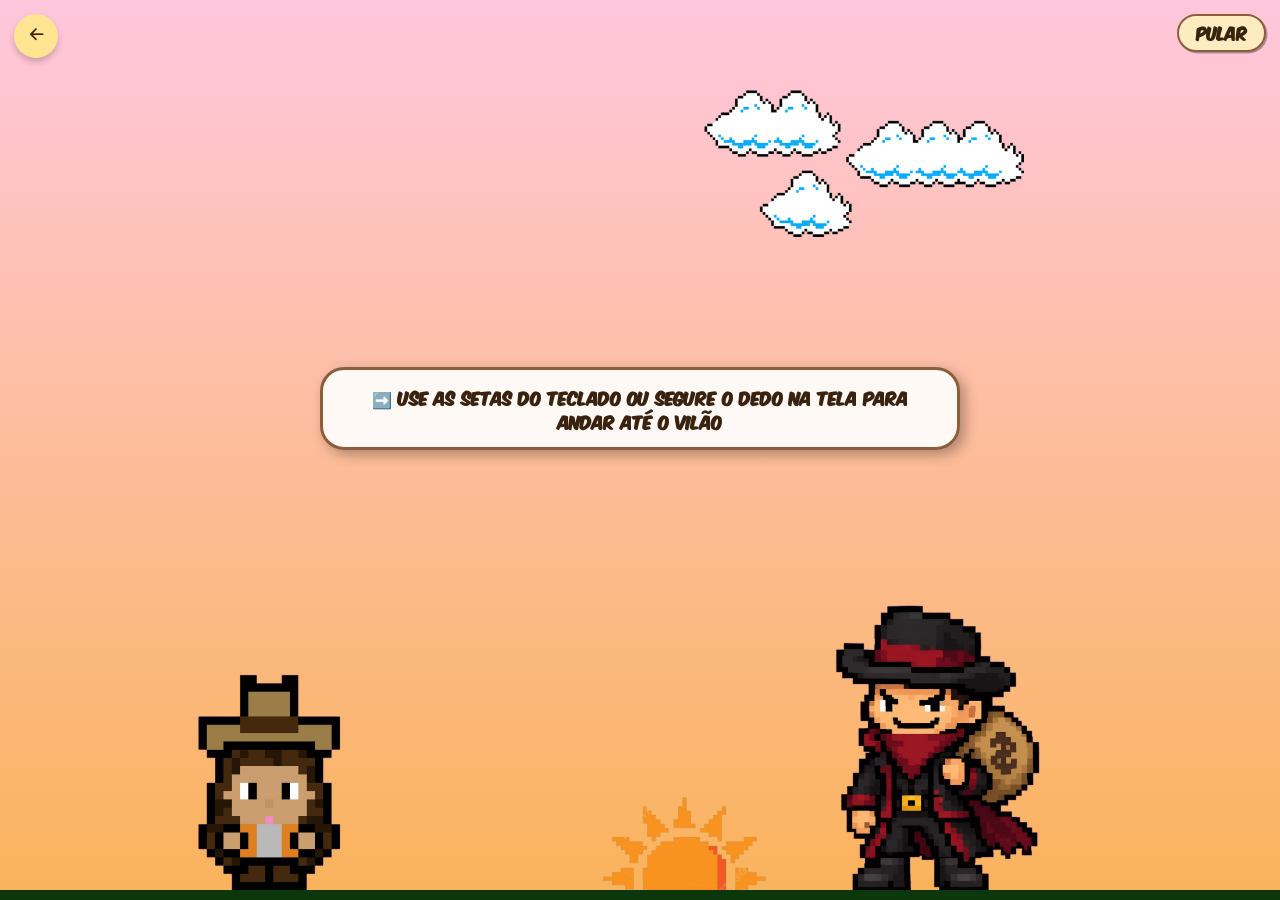
<file: fase-dois.html>
<!DOCTYPE html>
<html lang="pt-br">
<head>
  <meta charset="UTF-8">
  <meta name="viewport" content="width=device-width, initial-scale=1, viewport-fit=cover">
  <link rel="stylesheet" href="https://cdn.jsdelivr.net/npm/bootstrap-icons/font/bootstrap-icons.css">
  <link rel="stylesheet" href="css/base.css">
  <link rel="stylesheet" href="css/jogo.css">
  <link rel="stylesheet" href="css/dialogo.css">
  <title>Gameplay</title>
  <script src="js/dialogo.js" defer></script>
</head>
<body class="tela-jogo por-do-sol" data-alvo="o vilão">

  <a href="jogo.html" class="back-button fixo" title="Voltar" aria-label="Voltar"><i class="bi bi-arrow-left-short"></i></a>
  <a href="jogodois.html" class="botao-ui pular" id="botaoPular">Pular</a>
  <div class="jogo" id="jogo">
    <img src="imagens/sol.png" alt="" class="sol">
    <img class="personagem" id="personagem" alt="personagem">
    <img src="imagens/camponesa.png" alt="Camponesa" class="npc camponesa" id="npc">
    <img src="imagens/nuvem.png" alt="" class="nuvem">
    <div id="mensagem-npc" class="mensagem-npc">
      <h3 id="texto">
        Então é você quem acha que vai conseguir recuperar a receita? Hahaha! Duvido que consiga me alcançar até o final!<br>
        O caminho vai ficar cada vez mais rápido... Eu te aconselho a desistir enquanto ainda pode.
      </h3>
      <a href="jogodois.html" id="botaoContinuar" class="botao-ui">Continuar</a>
    </div>
  </div>

  <div id="tutorial"></div>
</body>
</html>
</file>
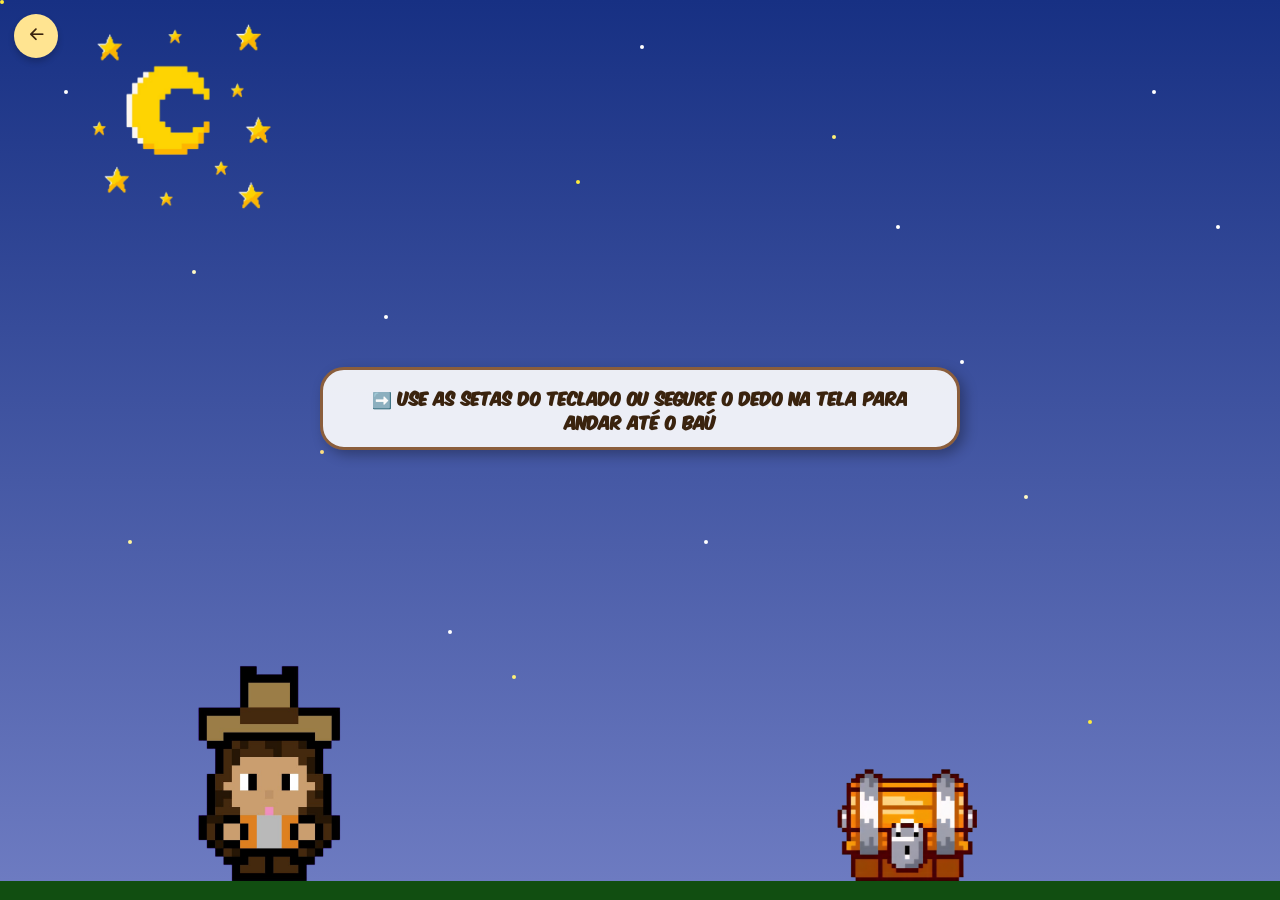
<file: fase-final.html>
<!DOCTYPE html>
<html lang="pt-br">
<head>
  <meta charset="UTF-8">
  <meta name="viewport" content="width=device-width, initial-scale=1, viewport-fit=cover">
  <link rel="stylesheet" href="https://cdn.jsdelivr.net/npm/bootstrap-icons/font/bootstrap-icons.css">
  <link rel="stylesheet" href="css/base.css">
  <link rel="stylesheet" href="css/jogo.css">
  <link rel="stylesheet" href="css/dialogo.css">
  <title>Gameplay</title>
  <script src="js/dialogo.js" defer></script>
</head>
<body class="tela-jogo noite" data-alvo="o baú" data-imagem-colisao="imagens/aberto.png">

  <a href="jogotres.html" class="back-button fixo" title="Voltar" aria-label="Voltar"><i class="bi bi-arrow-left-short"></i></a>

  <div class="jogo" id="jogo">
    <div class="estrelas"></div>
    <img src="imagens/lua.png" alt="" class="lua" style="--lua-x: 5%;">
    <img class="personagem" id="personagem" alt="personagem">
    <img src="imagens/bau.png" alt="Baú" class="npc bau" id="npc">
    <div id="mensagem-npc" class="mensagem-npc">
      <h3 id="texto">
        Você conseguiu!<br>
        Depois de superar os três caminhos, você finalmente encontrou o tesouro...<br>
        Dentro do baú está a Receita Secreta e também um BRINDE para você! 🎁<br>
        Para resgatar, é só seguir a gente no Instagram e curtir uma publicação.<br>
        🏆 Parabéns, aventureiro(a)!
      </h3>
      <a href="fim.html" id="botaoContinuar" class="botao-ui">Resgatar brinde</a>
    </div>
  </div>

  <div id="tutorial"></div>
</body>
</html>
</file>
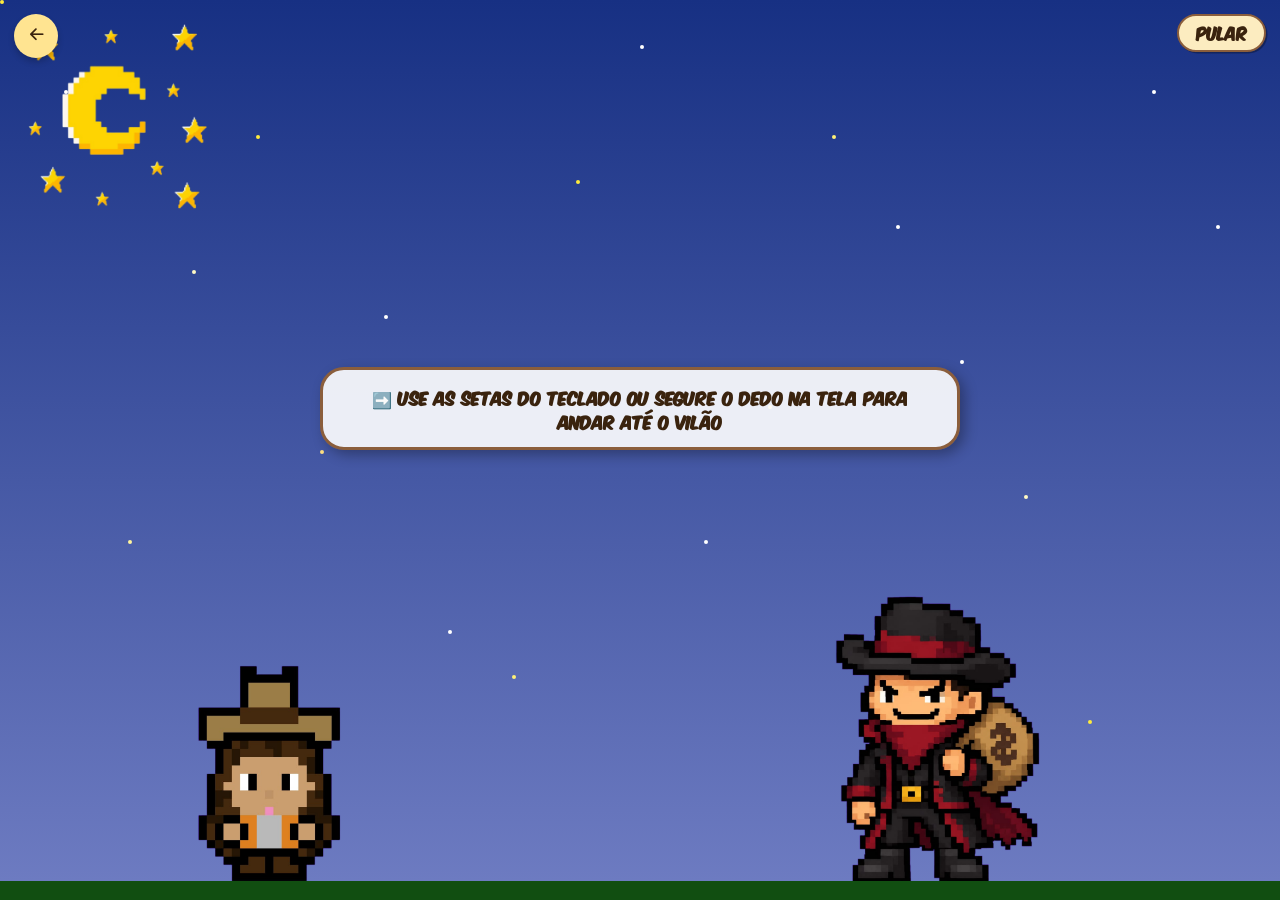
<file: fase-tres.html>
<!DOCTYPE html>
<html lang="pt-br">
<head>
  <meta charset="UTF-8">
  <meta name="viewport" content="width=device-width, initial-scale=1, viewport-fit=cover">
  <link rel="stylesheet" href="https://cdn.jsdelivr.net/npm/bootstrap-icons/font/bootstrap-icons.css">
  <link rel="stylesheet" href="css/base.css">
  <link rel="stylesheet" href="css/jogo.css">
  <link rel="stylesheet" href="css/dialogo.css">
  <title>Gameplay</title>
  <script src="js/dialogo.js" defer></script>
</head>
<body class="tela-jogo noite" data-alvo="o vilão">

  <a href="jogodois.html" class="back-button fixo" title="Voltar" aria-label="Voltar"><i class="bi bi-arrow-left-short"></i></a>
  <a href="jogotres.html" class="botao-ui pular" id="botaoPular">Pular</a>
  <div class="jogo" id="jogo">
    <div class="estrelas"></div>
    <img src="imagens/lua.png" alt="" class="lua">
    <img class="personagem" id="personagem" alt="personagem">
    <img src="imagens/pirata.png" alt="Pirata" class="npc pirata" id="npc">
    <div id="mensagem-npc" class="mensagem-npc">
      <h3 id="texto">
        Você chegou até a última fase? Impressionante...<br>
        Mas agora não há mais para onde correr. Este é o meu desafio final, e eu não vou facilitar! Se realmente quer recuperar a receita secreta, prove que é capaz de chegar até o fim.<br>
        Boa sorte... você vai precisar!
      </h3>
      <a href="jogotres.html" id="botaoContinuar" class="botao-ui">Continuar</a>
    </div>
  </div>

  <div id="tutorial"></div>
</body>
</html>
</file>
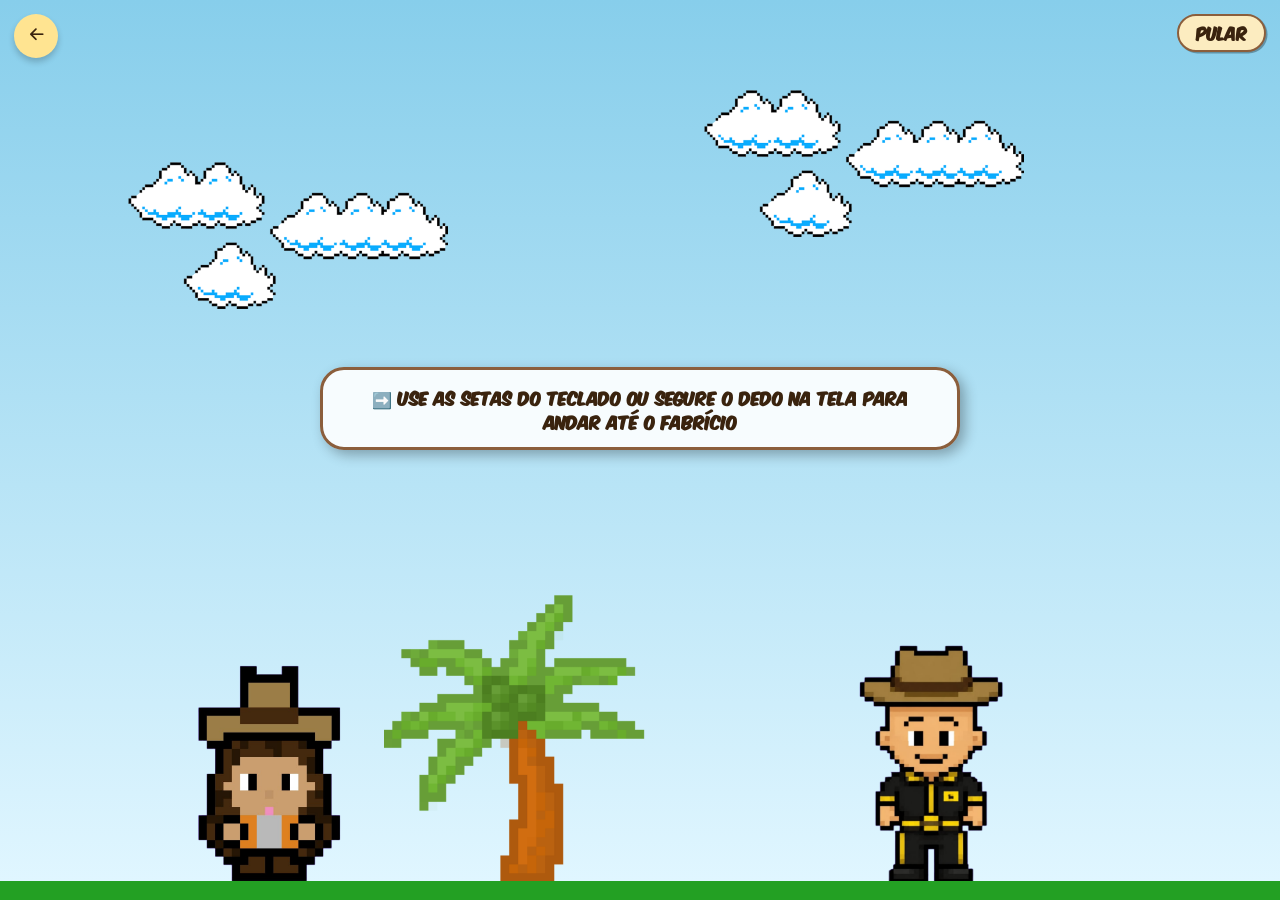
<file: fase-um.html>
<!DOCTYPE html>
<html lang="pt-br">
<head>
  <meta charset="UTF-8">
  <meta name="viewport" content="width=device-width, initial-scale=1, viewport-fit=cover">
  <link rel="stylesheet" href="https://cdn.jsdelivr.net/npm/bootstrap-icons/font/bootstrap-icons.css">
  <link rel="stylesheet" href="css/base.css">
  <link rel="stylesheet" href="css/jogo.css">
  <link rel="stylesheet" href="css/dialogo.css">
  <title>Gameplay</title>
  <script src="js/dialogo.js" defer></script>
</head>
<body class="tela-jogo dia" data-alvo="o Fabrício">

  <a href="personagens.html" class="back-button fixo" title="Voltar" aria-label="Voltar"><i class="bi bi-arrow-left-short"></i></a>
  <a href="jogo.html" class="botao-ui pular" id="botaoPular">Pular</a>
  <div class="jogo" id="jogo">
    <img src="imagens/coqueiro.png" alt="" class="coqueiro">
    <img class="personagem" id="personagem" alt="personagem">
    <img src="imagens/pescador.png" alt="Pescador" class="npc pescador" id="npc">
    <img src="imagens/nuvem.png" alt="" class="nuvem">
    <img src="imagens/nuvem.png" alt="" class="nuvem nuvem2">
    <div id="mensagem-npc" class="mensagem-npc">
      <h3 id="texto">
        Olá, aventureiro(a)! Seja bem-vindo(a) ao Palhoça Run!<br>
        Temos uma missão para você: precisamos recuperar a receita secreta que foi roubada. Consegue nos ajudar?
        Você precisará enfrentar 3 caminhos, e cada um será mais difícil que o anterior.
        Está pronto? Estamos contando com você!
      </h3>
      <a href="jogo.html" id="botaoContinuar" class="botao-ui">Continuar</a>
    </div>
  </div>

  <div id="tutorial"></div>
</body>
</html>
</file>
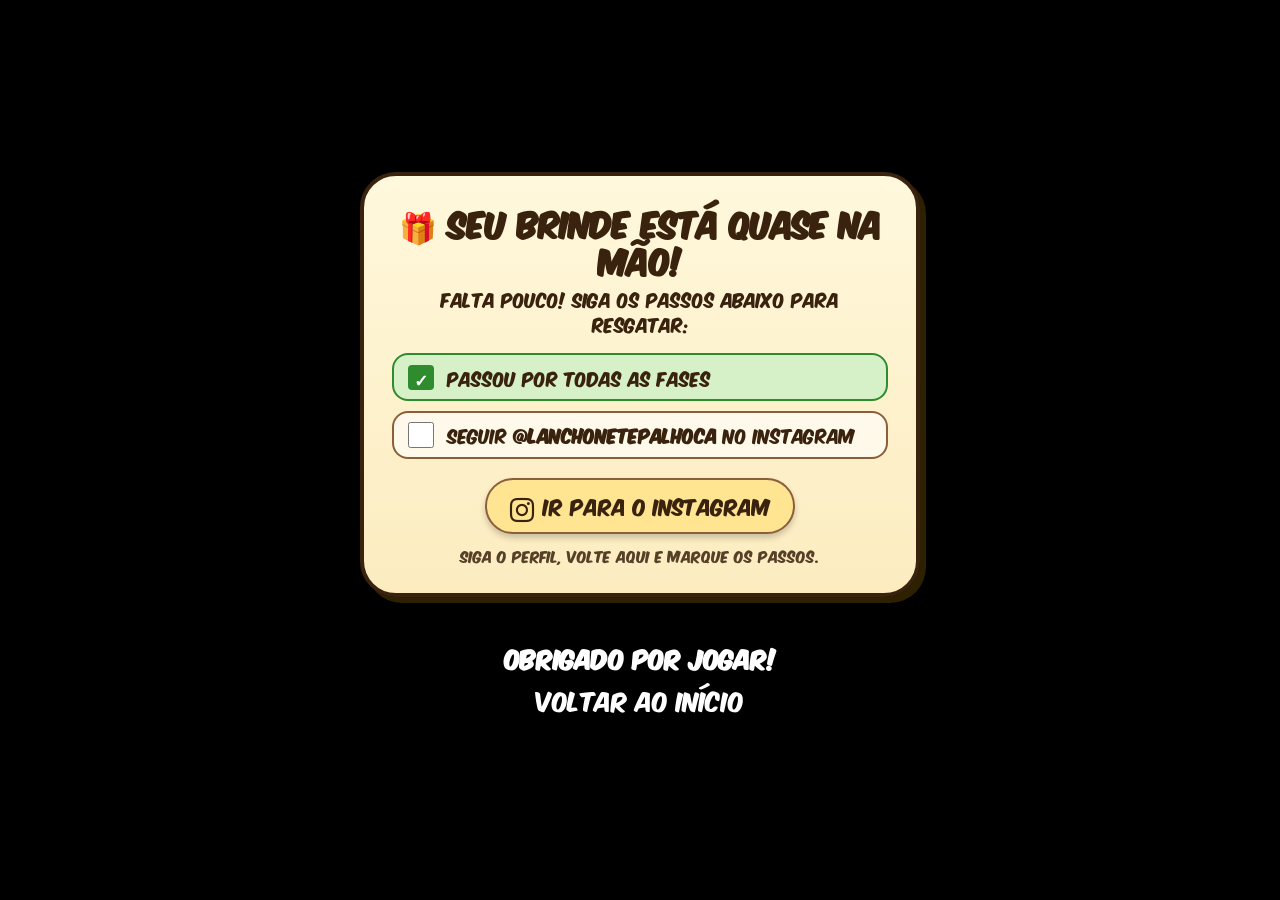
<file: fim.html>
<!DOCTYPE html>
<html lang="pt-br">
<head>
  <meta charset="UTF-8">
  <meta name="viewport" content="width=device-width, initial-scale=1, viewport-fit=cover">
  <title>Seu brinde</title>
  <link rel="stylesheet" href="https://cdn.jsdelivr.net/npm/bootstrap-icons/font/bootstrap-icons.css">
  <link rel="stylesheet" href="css/base.css">
  <link rel="stylesheet" href="css/fim.css">
  <script src="js/fim.js" defer></script>
</head>
<body class="fim">

  <main class="brinde">
    <h1>🎁 Seu brinde está quase na mão!</h1>
    <p class="intro">Falta pouco! Siga os passos abaixo para resgatar:</p>

    <ul class="passos">
      <li class="passo feito">
        <span class="marca" aria-hidden="true">✓</span>
        <span>Passou por todas as fases</span>
      </li>
      <li>
        <label class="passo">
          <input type="checkbox" id="passoSeguir" autocomplete="off">
          <span>Seguir <strong>@lanchonetepalhoca</strong> no Instagram</span>
        </label>
      </li>
    </ul>

    <a href="https://www.instagram.com/lanchonetepalhoca?stkn=cGVzYWduMm91ODQ2" target="_blank" rel="noopener" class="instagram-link">
      <i class="bi bi-instagram"></i>
      <span>Ir para o Instagram</span>
    </a>
    <p class="dica">Siga o perfil, volte aqui e marque os passos.</p>

    <div class="liberado" id="liberado" role="status" aria-live="polite" hidden>
      <strong>🎉 Brinde liberado!</strong>
      <span>Mostre esta tela ao atendente para receber o seu.</span>
    </div>
  </main>

  <a href="index.html" class="agradecimento">
    <strong>Obrigado por jogar!</strong>
    <span>Voltar ao início</span>
  </a>

</body>
</html>
</file>
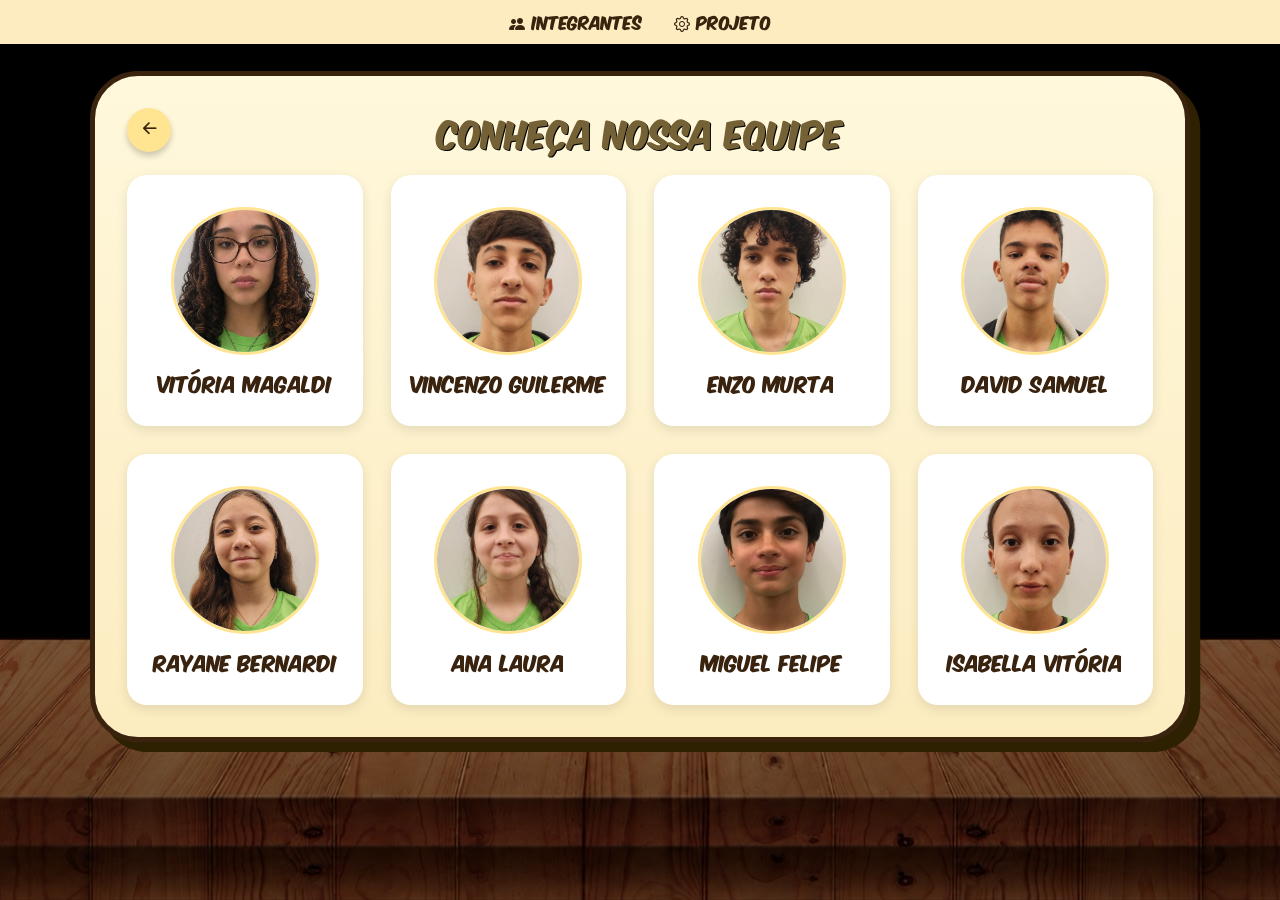
<file: grupo.html>
<!DOCTYPE html>
<html lang="pt-br">
<head>
  <meta charset="UTF-8">
  <meta name="viewport" content="width=device-width, initial-scale=1, viewport-fit=cover">
  <title>Integrantes</title>
  <link rel="stylesheet" href="https://cdn.jsdelivr.net/npm/bootstrap-icons/font/bootstrap-icons.css">
  <link rel="stylesheet" href="css/base.css">
  <link rel="stylesheet" href="css/integrantes.css">
</head>
<body class="fundo-cenario escuro">

  <ul class="menu-topo">
    <li><a href="grupo.html"><i class="bi bi-people-fill"></i> Integrantes</a></li>
    <li><a href="projeto.html"><i class="bi bi-gear"></i> Projeto</a></li>
  </ul>

  <main class="bloco">
    <header class="topo">
      <a href="index.html" class="back-button" title="Voltar" aria-label="Voltar"><i class="bi bi-arrow-left-short"></i></a>
      <h1 class="titulo-pagina">Conheça nossa equipe</h1>
    </header>

    <section class="equipe">
      <article class="team-card">
        <div class="team-front">
          <img src="imagens/vickie.jpeg" alt="Vickie" loading="lazy">
          <h3>Vitória Magaldi</h3>
        </div>
        <div class="team-back"><span>Vitoria Magaldi</span></div>
      </article>
      <article class="team-card">
        <div class="team-front">
          <img src="imagens/vincenzo.jpeg" alt="Vincenzo" loading="lazy">
          <h3>Vincenzo Guilerme</h3>
        </div>
        <div class="team-back"><span>Vincenzo Guilerme Rodrigues</span></div>
      </article>
      <article class="team-card">
        <div class="team-front">
          <img src="imagens/enzo.jpeg" alt="Enzo" loading="lazy">
          <h3>Enzo Murta</h3>
        </div>
        <div class="team-back"><span>Enzo Murta Faria</span></div>
      </article>
      <article class="team-card">
        <div class="team-front">
          <img src="imagens/david.jpeg" alt="David" loading="lazy">
          <h3>David Samuel</h3>
        </div>
        <div class="team-back"><span>David Samuel Ramos</span></div>
      </article>
      <article class="team-card">
        <div class="team-front">
          <img src="imagens/rayane.jpeg" alt="Rayane" loading="lazy">
          <h3>Rayane Bernardi</h3>
        </div>
        <div class="team-back"><span>Rayane De Camargo Bernardi</span></div>
      </article>
      <article class="team-card">
        <div class="team-front">
          <img src="imagens/analaura.jpeg" alt="Ana Laura" loading="lazy">
          <h3>Ana Laura</h3>
        </div>
        <div class="team-back"><span>Ana laura Dias Batista Amate</span></div>
      </article>
      <article class="team-card">
        <div class="team-front">
          <img src="imagens/miguel.jpeg" alt="Miguel" loading="lazy">
          <h3>Miguel Felipe</h3>
        </div>
        <div class="team-back"><span>Miguel Felipe Mansano Ferreira</span></div>
      </article>
      <article class="team-card">
        <div class="team-front">
          <img src="imagens/isabella.jpeg" alt="Isabella" loading="lazy">
          <h3>Isabella Vitória</h3>
        </div>
        <div class="team-back"><span>Isabella Vitória Dos Santos Silva</span></div>
      </article>
    </section>
  </main>

</body>
</html>
</file>
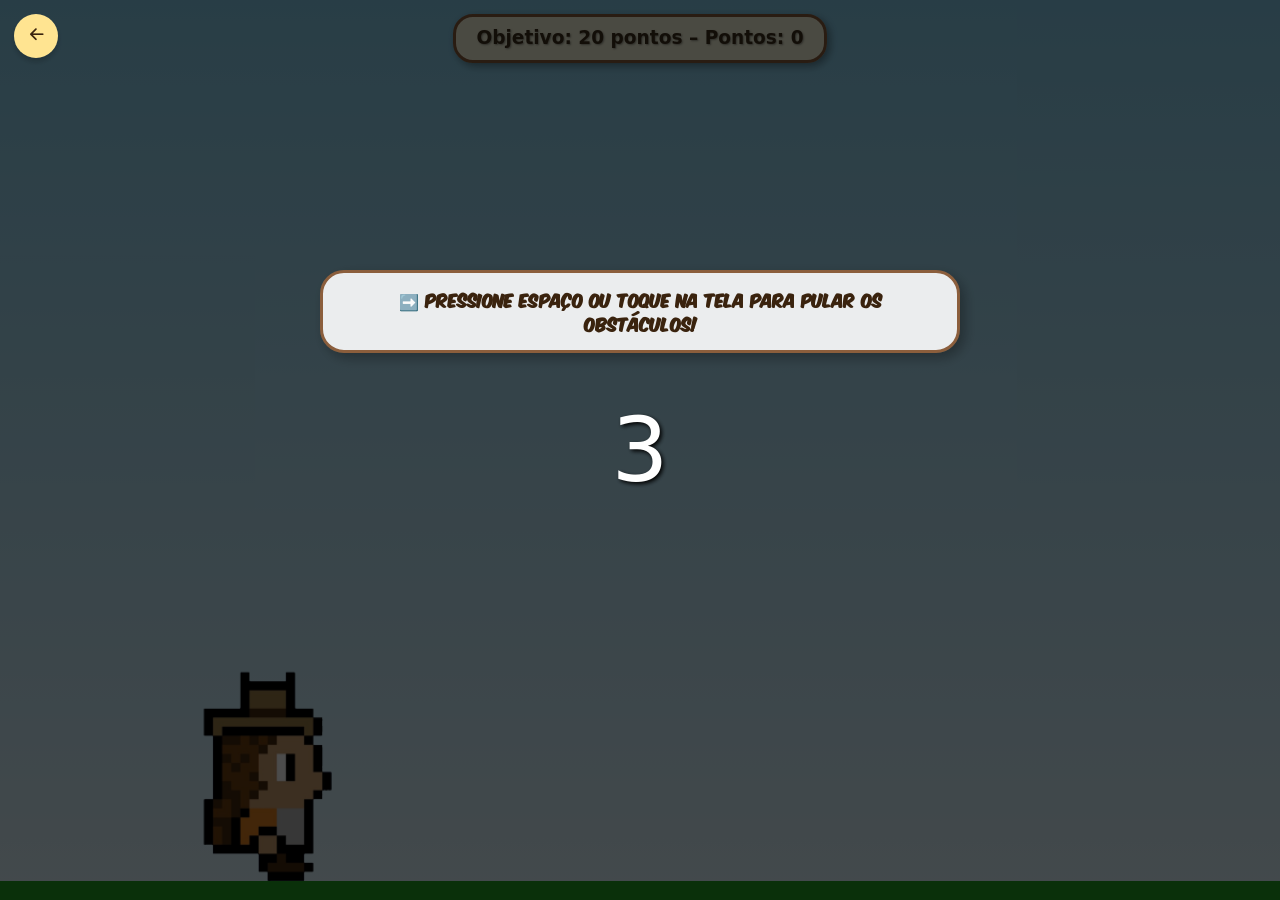
<file: jogo.html>
<!DOCTYPE html>
<html lang="pt-br">
<head>
  <meta charset="UTF-8">
  <meta name="viewport" content="width=device-width, initial-scale=1, viewport-fit=cover">
  <link rel="stylesheet" href="https://cdn.jsdelivr.net/npm/bootstrap-icons/font/bootstrap-icons.css">
  <link rel="stylesheet" href="css/base.css">
  <link rel="stylesheet" href="css/jogo.css">
  <link rel="stylesheet" href="css/corrida.css">
  <title>Gameplay</title>
  <script src="js/corrida.js" defer></script>
</head>
<body class="tela-jogo dia" data-meta="20" data-pulo="700">

  <div class="pontuacao">Objetivo: 20 pontos – Pontos: <span id="contador">0</span></div>

  <a href="fase-um.html" class="back-button fixo" title="Voltar" aria-label="Voltar"><i class="bi bi-arrow-left-short"></i></a>

  <div class="jogo">
    <img src="imagens/barril.png" alt="" class="obstaculo">

    <img class="personagem" id="personagem" alt="personagem">
    <img src="imagens/nuvem.png" alt="" class="nuvem">
  </div>

  <div id="overlay"><div id="contadorinicial">3</div></div>

  <div class="mensagem"><h1></h1></div>

  <a href="fase-dois.html" class="final">Continuar</a>

  <div id="tutorial"></div>
</body>
</html>
</file>
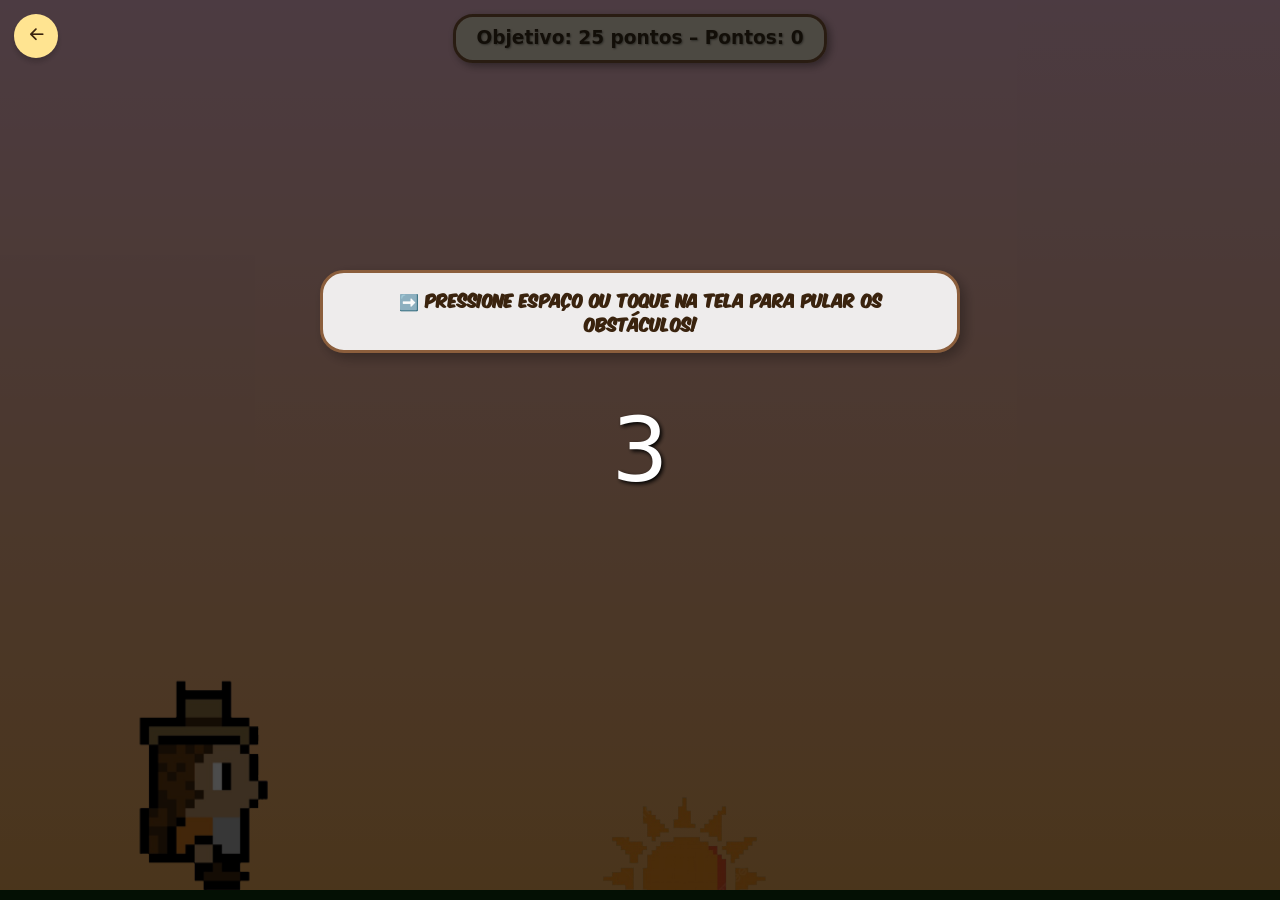
<file: jogodois.html>
<!DOCTYPE html>
<html lang="pt-br">
<head>
  <meta charset="UTF-8">
  <meta name="viewport" content="width=device-width, initial-scale=1, viewport-fit=cover">
  <link rel="stylesheet" href="https://cdn.jsdelivr.net/npm/bootstrap-icons/font/bootstrap-icons.css">
  <link rel="stylesheet" href="css/base.css">
  <link rel="stylesheet" href="css/jogo.css">
  <link rel="stylesheet" href="css/corrida.css">
  <title>Gameplay</title>
  <script src="js/corrida.js" defer></script>
</head>
<body class="tela-jogo por-do-sol" data-meta="25" data-pulo="700">

  <div class="pontuacao">Objetivo: 25 pontos – Pontos: <span id="contador">0</span></div>

  <a href="fase-dois.html" class="back-button fixo" title="Voltar" aria-label="Voltar"><i class="bi bi-arrow-left-short"></i></a>

  <div class="jogo">
    <img src="imagens/bandeira.png" alt="" class="obstaculo">
    <img src="imagens/sol.png" alt="" class="sol">
    <img class="personagem" id="personagem" alt="personagem">

  </div>

  <div id="overlay"><div id="contadorinicial">3</div></div>

  <div class="mensagem"><h1></h1></div>

  <a href="fase-tres.html" class="final">Continuar</a>

  <div id="tutorial"></div>
</body>
</html>
</file>
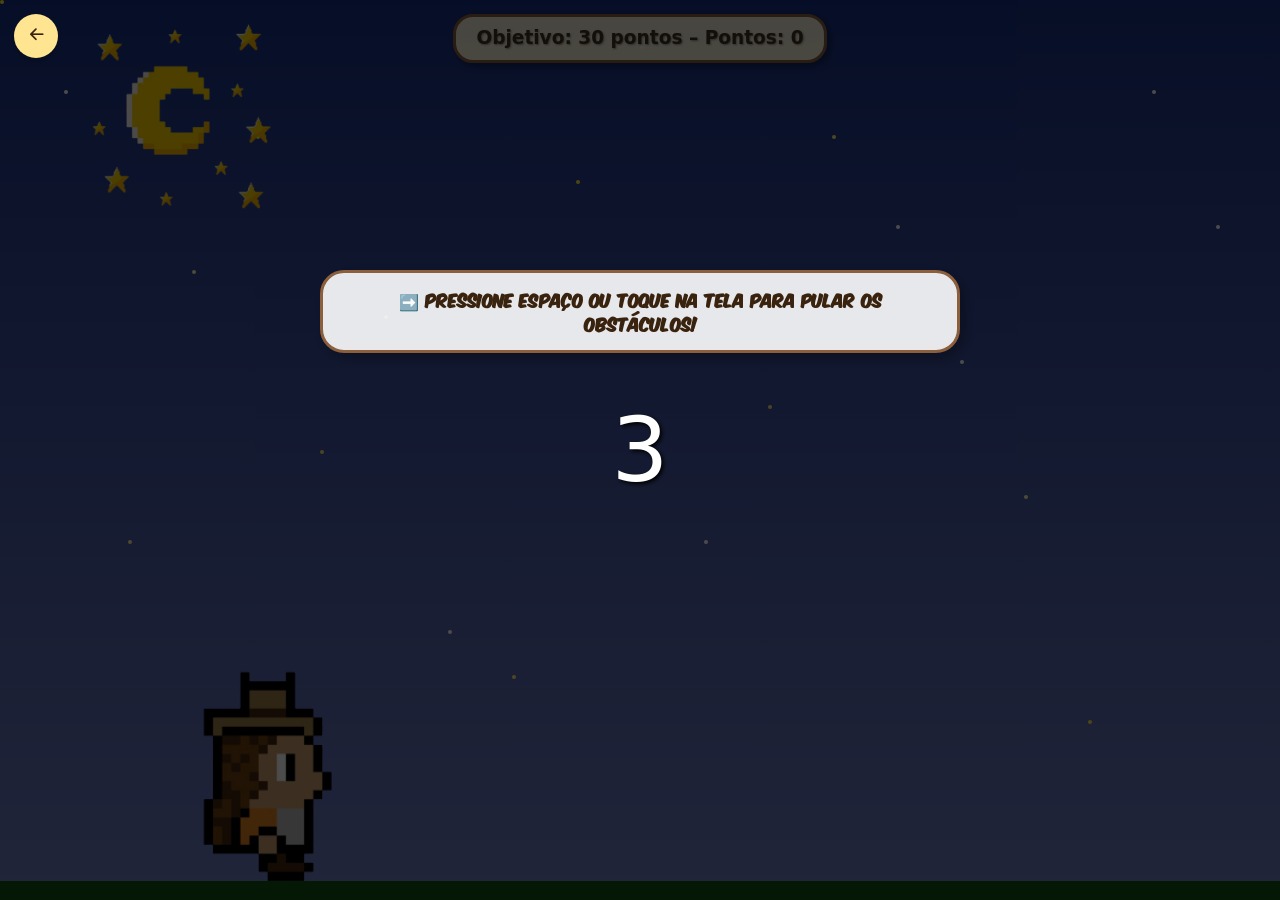
<file: jogotres.html>
<!DOCTYPE html>
<html lang="pt-br">
<head>
  <meta charset="UTF-8">
  <meta name="viewport" content="width=device-width, initial-scale=1, viewport-fit=cover">
  <link rel="stylesheet" href="https://cdn.jsdelivr.net/npm/bootstrap-icons/font/bootstrap-icons.css">
  <link rel="stylesheet" href="css/base.css">
  <link rel="stylesheet" href="css/jogo.css">
  <link rel="stylesheet" href="css/corrida.css">
  <title>Gameplay</title>
  <script src="js/corrida.js" defer></script>
</head>
<body class="tela-jogo noite" data-meta="30" data-pulo="600">

  <div class="pontuacao">Objetivo: 30 pontos – Pontos: <span id="contador">0</span></div>

  <a href="fase-tres.html" class="back-button fixo" title="Voltar" aria-label="Voltar"><i class="bi bi-arrow-left-short"></i></a>

  <div class="jogo">
    <img src="imagens/pedra.png" alt="" class="obstaculo">
    <div class="estrelas"></div>
    <img src="imagens/lua.png" alt="" class="lua" style="--lua-x: 5%;">
    <img class="personagem" id="personagem" alt="personagem">

  </div>

  <div id="overlay"><div id="contadorinicial">3</div></div>

  <div class="mensagem"><h1></h1></div>

  <a href="fase-final.html" class="final">Continuar</a>

  <div id="tutorial"></div>
</body>
</html>
</file>
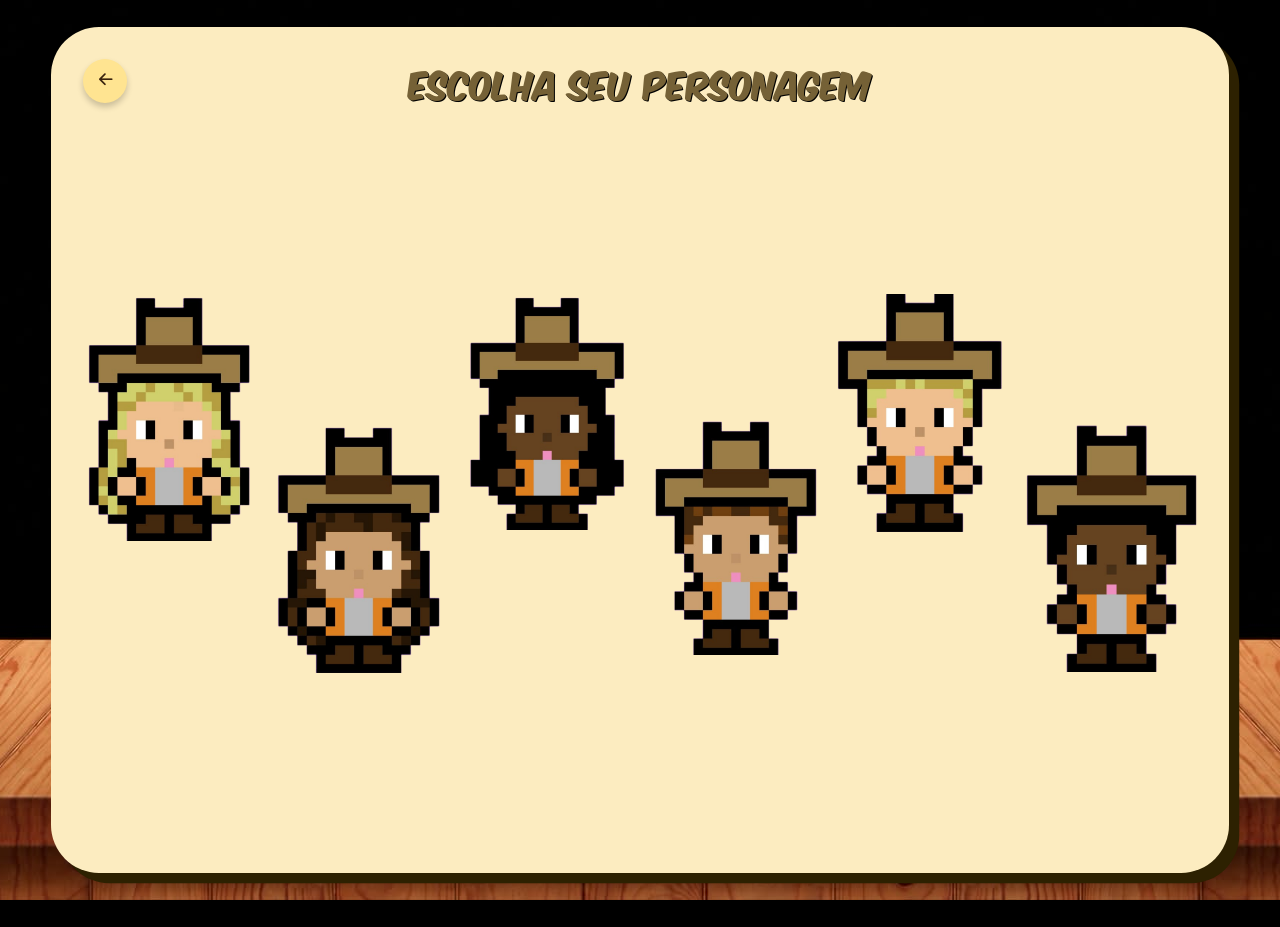
<file: personagens.html>
<!DOCTYPE html>
<html lang="pt-br">
<head>
  <meta charset="UTF-8">
  <meta name="viewport" content="width=device-width, initial-scale=1, viewport-fit=cover">
  <title>Personagens</title>
  <link rel="stylesheet" href="https://cdn.jsdelivr.net/npm/bootstrap-icons/font/bootstrap-icons.css">
  <link rel="stylesheet" href="css/base.css">
  <link rel="stylesheet" href="css/personagens.css">
</head>
<body class="fundo-cenario">

  <main class="bloco bloco-personagens">
    <header class="topo">
      <a href="index.html" class="back-button" title="Voltar" aria-label="Voltar"><i class="bi bi-arrow-left-short"></i></a>
      <h1 class="titulo-pagina">Escolha seu personagem</h1>
    </header>

    <div class="grade-personagens">
      <button type="button" class="escolha" onclick="escolherPersonagem('heloisa')"><img src="imagens/heloisa.png" alt="Heloisa"></button>
      <button type="button" class="escolha" onclick="escolherPersonagem('nicolly')"><img src="imagens/nicolly.png" alt="Nicolly"></button>
      <button type="button" class="escolha" onclick="escolherPersonagem('maria')"><img src="imagens/maria.png" alt="Maria"></button>
      <button type="button" class="escolha" onclick="escolherPersonagem('gustavo')"><img src="imagens/gustavo.png" alt="Gustavo"></button>
      <button type="button" class="escolha" onclick="escolherPersonagem('amanda')"><img src="imagens/amanda.png" alt="Amanda"></button>
      <button type="button" class="escolha" onclick="escolherPersonagem('preto')"><img src="imagens/preto.png" alt="Preto"></button>
    </div>
  </main>

  <script>
    function escolherPersonagem(nome) {
      localStorage.setItem('personagemEscolhido', nome);
      window.location.href = 'fase-um.html';
    }
  </script>
</body>
</html>
</file>
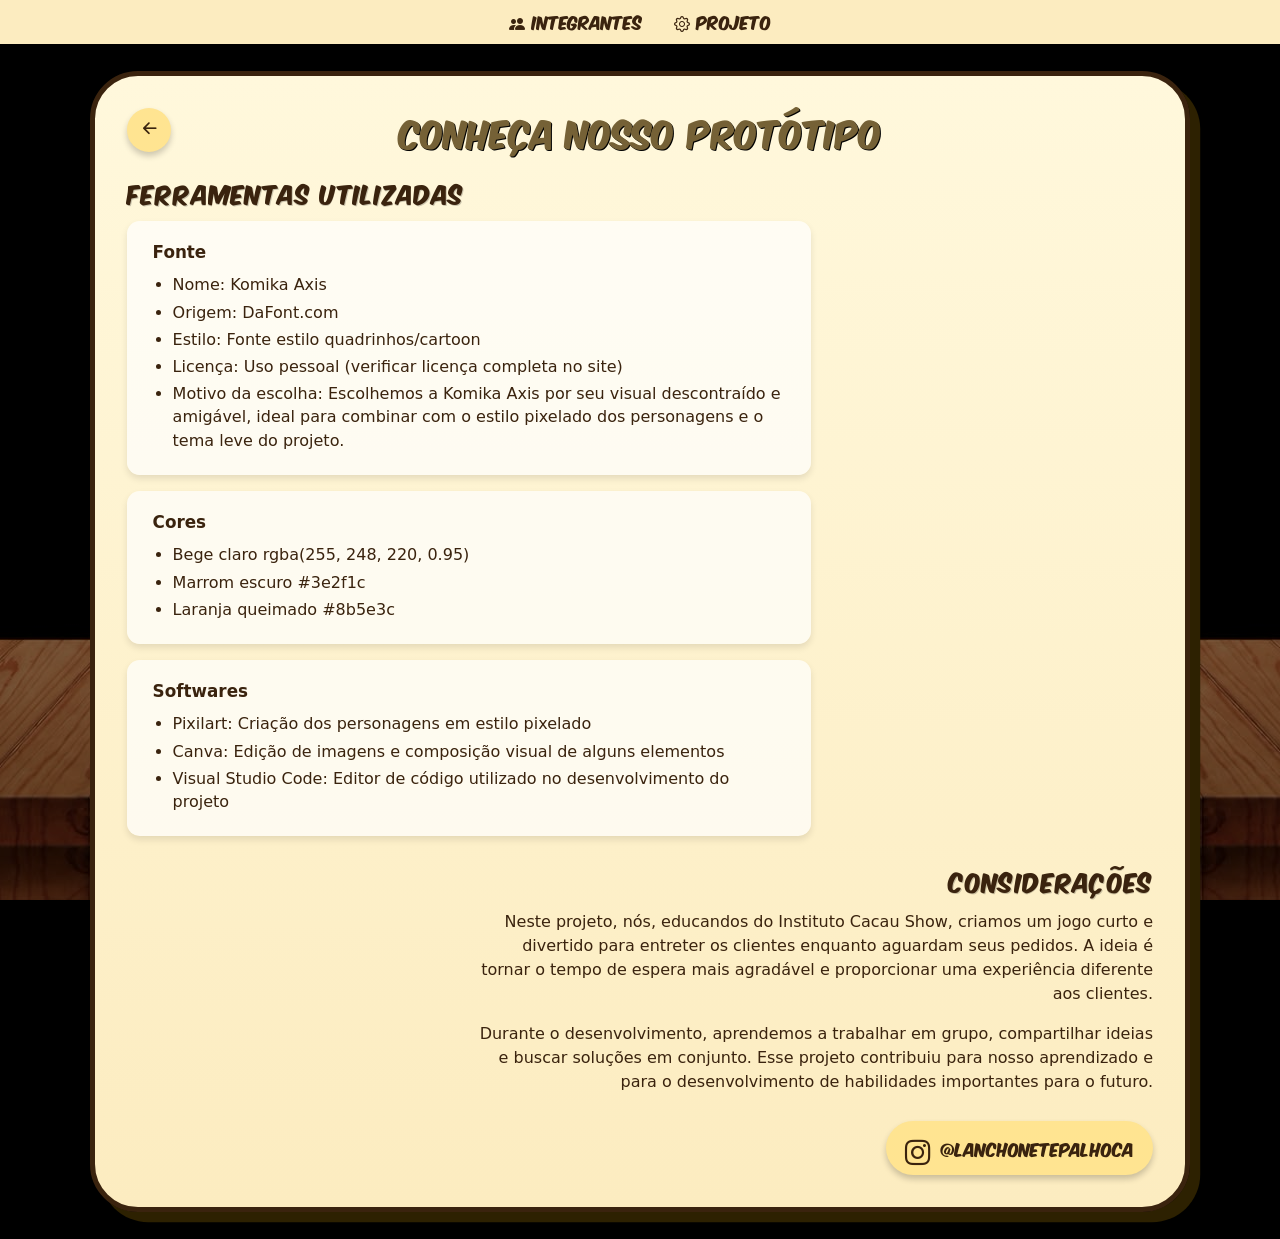
<file: projeto.html>
<!DOCTYPE html>
<html lang="pt-br">
<head>
  <meta charset="UTF-8">
  <meta name="viewport" content="width=device-width, initial-scale=1, viewport-fit=cover">
  <title>Projeto</title>
  <link rel="stylesheet" href="https://cdn.jsdelivr.net/npm/bootstrap-icons/font/bootstrap-icons.css">
  <link rel="stylesheet" href="css/base.css">
  <link rel="stylesheet" href="css/projeto.css">
</head>
<body class="fundo-cenario escuro">

  <ul class="menu-topo">
    <li><a href="grupo.html"><i class="bi bi-people-fill"></i> Integrantes</a></li>
    <li><a href="projeto.html"><i class="bi bi-gear"></i> Projeto</a></li>
  </ul>

  <main class="bloco">
    <header class="topo">
      <a href="index.html" class="back-button" title="Voltar" aria-label="Voltar"><i class="bi bi-arrow-left-short"></i></a>
      <h1 class="titulo-pagina">Conheça nosso protótipo</h1>
    </header>

    <section class="secao">
      <h2>Ferramentas Utilizadas</h2>

      <div class="caixa">
        <h3>Fonte</h3>
        <ul>
          <li>Nome: Komika Axis</li>
          <li>Origem: DaFont.com</li>
          <li>Estilo: Fonte estilo quadrinhos/cartoon</li>
          <li>Licença: Uso pessoal (verificar licença completa no site)</li>
          <li>Motivo da escolha: Escolhemos a Komika Axis por seu visual descontraído e amigável, ideal para combinar com o estilo pixelado dos personagens e o tema leve do projeto.</li>
        </ul>
      </div>

      <div class="caixa">
        <h3>Cores</h3>
        <ul>
          <li>Bege claro rgba(255, 248, 220, 0.95)</li>
          <li>Marrom escuro #3e2f1c</li>
          <li>Laranja queimado #8b5e3c</li>
        </ul>
      </div>

      <div class="caixa">
        <h3>Softwares</h3>
        <ul>
          <li>Pixilart: Criação dos personagens em estilo pixelado</li>
          <li>Canva: Edição de imagens e composição visual de alguns elementos</li>
          <li>Visual Studio Code: Editor de código utilizado no desenvolvimento do projeto</li>
        </ul>
      </div>
    </section>

    <section class="secao direita">
      <h2>Considerações</h2>
      <p>Neste projeto, nós, educandos do Instituto Cacau Show, criamos um jogo curto e divertido para entreter os clientes enquanto aguardam seus pedidos. A ideia é tornar o tempo de espera mais agradável e proporcionar uma experiência diferente aos clientes.</p>
      <p>Durante o desenvolvimento, aprendemos a trabalhar em grupo, compartilhar ideias e buscar soluções em conjunto. Esse projeto contribuiu para nosso aprendizado e para o desenvolvimento de habilidades importantes para o futuro.</p>
    </section>

    <section class="secao direita">
      <a href="https://www.instagram.com/lanchonetepalhoca?stkn=cGVzYWduMm91ODQ2" target="_blank" rel="noopener" class="instagram-link">
        <i class="bi bi-instagram"></i>
        <span>@lanchonetepalhoca</span>
      </a>
    </section>
  </main>

</body>
</html>
</file>
<file: css/base.css>
/* =========================================================
   PALHOÇA RUN — base compartilhada (todas as páginas)
   Responsivo por design: tamanhos baseados em --u, uma
   unidade que acompanha a tela (largura OU altura, o que
   for menor), em vez de um CSS separado para celular.
   ========================================================= */

@font-face {
  font-family: komika;
  src: url(../fontes/komika_axis/KOMIKAX_.ttf) format("truetype");
  font-display: swap;
}

:root {
  /* 1u = 1vw em telas largas, limitada pela altura em telas baixas */
  --u: min(1vw, 1.78vh);
  --fs: clamp(13px, calc(var(--u) * 1.25), 28px);   /* texto de diálogo */
  --btn: clamp(44px, calc(var(--u) * 2.6), 56px);   /* botão voltar */

  --marrom: #3a230e;
  --marrom-escuro: #3e2f1c;
  --borda: #8b5e3c;
  --bege: #fcecc0;
  --bege-claro: #fff8dc;
  --dourado: #ffe491;
  --dourado-hover: #f9d88d;
  --azul: #173083;
}

/* Em pé (celular vertical): elementos do jogo ficam 2x maiores em relação à largura */
@media (orientation: portrait) {
  :root {
    --u: min(2vw, 1.78vh);
    --fs: clamp(14px, 3.8vw, 26px);
  }
}

*, *::before, *::after { box-sizing: border-box; }

html {
  background: #000;
  color-scheme: light;
  -webkit-text-size-adjust: 100%;
}

body {
  margin: 0;
  font-family: system-ui, -apple-system, "Segoe UI", Roboto, "Helvetica Neue", Arial, sans-serif;
  line-height: 1.5;
  min-height: 100vh;
  min-height: 100dvh;
  color: var(--marrom);
  overflow-x: hidden;
  -webkit-font-smoothing: antialiased;
  -webkit-tap-highlight-color: transparent;
}

/* ---------- Botão voltar ---------- */
.back-button {
  display: inline-flex;
  align-items: center;
  justify-content: center;
  flex: none;
  width: var(--btn);
  height: var(--btn);
  border-radius: 50%;
  background: var(--dourado);
  color: var(--marrom);
  font-size: clamp(1.7rem, calc(var(--u) * 1.8), 2.1rem);
  text-decoration: none;
  box-shadow: 0 4px 6px rgba(0, 0, 0, .2);
  transition: transform .2s ease, background-color .2s ease;
  z-index: 99999;
}
.back-button.fixo {
  position: fixed;
  top: max(14px, env(safe-area-inset-top));
  left: max(14px, env(safe-area-inset-left));
}
@media (hover: hover) {
  .back-button:hover { background: var(--dourado-hover); color: var(--marrom); transform: scale(1.1); }
}
.back-button:active { transform: scale(.94); }

/* ---------- Botão do jogo ---------- */
.botao-ui {
  display: inline-block;
  font-family: komika, sans-serif;
  font-weight: 700;
  font-size: var(--fs);
  line-height: 1.2;
  text-align: center;
  text-decoration: none;
  padding: .6em 1.3em;
  background: var(--bege);
  color: var(--marrom);
  border: 2px solid var(--borda);
  border-radius: 2em;
  box-shadow: .1em .1em rgba(0, 0, 0, .3);
  cursor: pointer;
  touch-action: manipulation;
}
@media (hover: hover) {
  .botao-ui:hover { background: var(--dourado); color: var(--marrom); }
}

/* ---------- Menu do topo (Integrantes / Projeto) ---------- */
.menu-topo {
  display: flex;
  justify-content: center;
  flex-wrap: wrap;
  margin: 0;
  padding: 0 .5rem;
  list-style: none;
  background: var(--bege);
  font-family: komika, sans-serif;
}
.menu-topo a {
  display: flex;
  align-items: center;
  gap: .4em;
  min-height: 44px;
  padding: .5rem clamp(.6rem, 3vw, 1rem);
  color: var(--marrom);
  font-size: clamp(.85rem, 3.6vw, 1rem);
  text-decoration: none;
  border-bottom: 2px solid transparent;
}
.menu-topo a:hover,
.menu-topo a:focus-visible { border-bottom-color: var(--marrom); }

/* ---------- Páginas de conteúdo (cartão bege sobre o cenário) ---------- */
.fundo-cenario::before {
  content: "";
  position: fixed;
  inset: 0;
  z-index: -1;
  background: #000 url("../imagens/cenario.jpeg") center / cover no-repeat;
}
.fundo-cenario.escuro::before { filter: brightness(.5); }

.bloco {
  position: relative;
  width: min(1100px, 92%);
  margin: clamp(12px, 3vh, 36px) auto;
  padding: clamp(14px, 3vw, 32px);
  background: linear-gradient(180deg, var(--bege-claro) 0%, var(--bege) 100%);
  border: clamp(2px, .4vw, 5px) solid var(--marrom);
  border-radius: clamp(20px, 4vw, 48px);
  box-shadow: clamp(4px, .8vw, 12px) clamp(4px, .8vw, 12px) rgb(45, 33, 1);
  animation: fadeIn .8s ease;
}
@keyframes fadeIn {
  from { opacity: 0; transform: translateY(10px); }
  to   { opacity: 1; transform: translateY(0); }
}

/* Cabeçalho do cartão: [voltar] [título centralizado] */
.topo {
  display: grid;
  grid-template-columns: var(--btn) 1fr var(--btn);
  align-items: center;
  gap: .5rem;
  margin-bottom: clamp(.75rem, 2.5vh, 1.75rem);
}
.topo::after { content: ""; }

.titulo-pagina {
  margin: 0;
  color: #756136;
  font-family: komika, sans-serif;
  font-weight: 400;
  font-size: clamp(1.35rem, calc(var(--u) * 2.6), 3.2rem);
  line-height: 1.15;
  text-align: center;
  text-shadow: max(1px, .1vw) max(1px, .1vw) black;
}
</file>
<file: css/jogo.css>
/* =========================================================
   Cenário compartilhado pelas telas de jogo (diálogo + corrida)
   ========================================================= */

body.tela-jogo {
  height: 100vh;
  height: 100dvh;
  overflow: hidden;
  touch-action: none;
  overscroll-behavior: none;
  -webkit-user-select: none;
  user-select: none;
  -webkit-touch-callout: none;
}

/* Temas: céu + chão */
body.dia {
  --ceu: linear-gradient(#87ceeb, #e0f6ff);
  --chao: rgb(35, 160, 35);
  --chao-h: max(12px, calc(var(--u) * 1.55));
}
body.por-do-sol {
  --ceu: linear-gradient(#ffc7dd, #fab35c);
  --chao: rgb(12, 55, 12);
  --chao-h: max(8px, calc(var(--u) * .8));
}
body.noite {
  --ceu: linear-gradient(#173083, #6d7bc1);
  --chao: rgb(17, 78, 17);
  --chao-h: max(12px, calc(var(--u) * 1.55));
}

.jogo {
  position: relative;
  width: 100%;
  height: 100%;
  overflow: hidden;
  background: var(--ceu);
  border-bottom: var(--chao-h) solid var(--chao);
  --pulo-h: calc(var(--u) * 17);
}

.jogo img {
  pointer-events: none;
  -webkit-user-drag: none;
}

/* Personagem (todos do mesmo tamanho) */
.personagem {
  position: absolute;
  bottom: 0;
  left: var(--personagem-x, 15vw);
  width: calc(var(--u) * 12);
  height: auto;
  object-fit: contain;
  z-index: 3;
}
.personagem:not([src]) { visibility: hidden; }

/* Pulo (usa transform: mais leve no celular) */
.personagem.pulo { animation: pulo var(--pulo-ms, 700ms) ease-out; }
@keyframes pulo {
  0%, 100% { transform: translateY(0); }
  40%, 60% { transform: translateY(calc(var(--pulo-h) * -1)); }
}

/* Elementos de cenário */
.nuvem  { position: absolute; z-index: 0; top: 10vh; right: 20vw; width: calc(var(--u) * 25); height: auto; }
.nuvem2 { top: 18vh; right: 65vw; }

.sol {
  position: absolute;
  z-index: 1;
  bottom: 0;
  right: 40%;
  width: calc(var(--u) * 13);
  height: auto;
}
.lua {
  position: absolute;
  z-index: 0;
  top: 0;
  left: var(--lua-x, 0);
  width: calc(var(--u) * 18);
  height: auto;
}
.coqueiro {
  position: absolute;
  bottom: 0;
  left: 30%;
  width: min(calc(var(--u) * 22), 40vw);
  height: auto;
}

.estrelas {
  position: absolute;
  top: 0;
  left: 0;
  width: 4px;
  height: 4px;
  background: #ffeb3b;
  border-radius: 50%;
  box-shadow:
    5vw 10vh white,   15vw 30vh #fff9c4, 25vw 50vh #ffe082, 35vw 70vh white,
    45vw 20vh #ffeb3b, 55vw 60vh white,  65vw 15vh #fff176, 75vw 40vh white,
    85vw 80vh #ffeb3b, 95vw 25vh white,  10vw 60vh #fff59d, 20vw 15vh #ffeb3b,
    30vw 35vh white,  40vw 75vh #fff176, 50vw 5vh white,    60vw 45vh #ffe082,
    70vw 25vh white,  80vw 55vh #fff9c4, 90vw 10vh white,   100vw 65vh #ffeb3b;
}

/* Quem respeita "reduzir movimento" não vê nuvens correndo */
@media (prefers-reduced-motion: reduce) {
  .nuvem { animation: none !important; }
}
</file>
<file: css/dialogo.css>
/* =========================================================
   Telas de diálogo (fase-um, fase-dois, fase-tres, fase-final)
   ========================================================= */

/* NPCs */
.npc {
  position: absolute;
  bottom: 0;
  left: 65%;
  height: auto;
  z-index: 2;
}
.npc.pescador  { width: calc(var(--u) * 16); }
.npc.camponesa,
.npc.pirata    { width: calc(var(--u) * 17); }
.npc.bau       { width: calc(var(--u) * 12); }

/* Balão de fala */
.mensagem-npc {
  display: none;
  position: absolute;
  z-index: 9999;
  top: max(12px, 4vh);
  left: 55%;
  transform: translateX(-50%);
  width: 45vw;
  max-height: max(40dvh, calc(100dvh - var(--u) * 28 - 4vh));
  overflow-y: auto;
  padding: .7em 1.1em;
  font-family: komika, sans-serif;
  font-size: var(--fs);
  font-weight: 700;
  line-height: 1.3;
  text-align: center;
  color: var(--marrom-escuro);
  background: var(--bege);
  border: 3px solid var(--borda);
  border-radius: 1.5em;
  box-shadow: .3em .3em .8em rgba(0, 0, 0, .4);
  text-shadow: 1px 1px 2px rgba(0, 0, 0, .1);
}
.mensagem-npc h3 {
  margin: 0;
  font: inherit;
  white-space: pre-line;
}

@media (orientation: portrait) {
  .mensagem-npc {
    left: 50%;
    top: max(72px, 8vh);
    width: min(92vw, 560px);
  }
}

#botaoContinuar {
  display: none;
  width: max-content;
  margin: .8em auto 0;
}

/* Pular */
.pular {
  position: fixed;
  z-index: 9999;
  top: max(14px, env(safe-area-inset-top));
  right: max(14px, env(safe-area-inset-right));
  font-size: clamp(13px, calc(var(--u) * 1.2), 22px);
  padding: .5em 1.1em;
}

/* Dica de controles */
#tutorial {
  position: absolute;
  z-index: 10000;
  bottom: 50%;
  left: 50%;
  transform: translateX(-50%);
  width: max-content;
  max-width: min(90vw, 40em);
  padding: .9em 1.5em;
  font-family: komika, sans-serif;
  font-size: var(--fs);
  font-weight: 700;
  text-align: center;
  color: var(--marrom);
  background: rgba(255, 255, 255, .9);
  border: 3px solid var(--borda);
  border-radius: 1.5em;
  box-shadow: .3em .3em .8em rgba(0, 0, 0, .3);
  animation: aparecer 1.2s ease;
}
@keyframes aparecer {
  from { opacity: 0; transform: translate(-50%, 20px); }
  to   { opacity: 1; transform: translate(-50%, 0); }
}

/* Celular deitado (pouca altura): balão mais largo e texto mais compacto para caber tudo */
@media (orientation: landscape) and (max-height: 480px) {
  .mensagem-npc {
    width: 72vw;
    left: 50%;
    top: 10px;
    max-height: calc(100dvh - 20px - var(--u) * 16);
    padding: .5em 1em;
    font-size: 13px;
    line-height: 1.25;
    border-width: 2px;
  }
  #botaoContinuar {
    margin-top: .45em;
    font-size: 13px;
    padding: .4em 1.1em;
  }
  #tutorial { font-size: 13px; padding: .6em 1.1em; }
}
</file>
<file: css/fim.css>
body.fim {
  display: flex;
  flex-direction: column;
  align-items: center;
  justify-content: center;
  gap: clamp(1rem, 3.5vh, 2.5rem);
  padding: 1.5rem 1rem;
  background: #000;
}

/* ---------- Cartão do brinde ---------- */
.brinde {
  width: min(560px, 100%);
  padding: clamp(16px, 3vw, 28px);
  text-align: center;
  font-family: komika, sans-serif;
  color: var(--marrom);
  background: linear-gradient(180deg, var(--bege-claro) 0%, var(--bege) 100%);
  border: 4px solid var(--marrom);
  border-radius: clamp(20px, 4vw, 36px);
  box-shadow: 6px 6px rgb(45, 33, 1);
  animation: fadeIn .8s ease;
}
.brinde h1 {
  margin: 0 0 .3em;
  font-size: clamp(1.25rem, 5vw, 1.9rem);
  font-weight: 700;
  line-height: 1.2;
}
.brinde .intro { margin: 0 0 1em; font-size: clamp(.9rem, 3.6vw, 1.05rem); }

.passos {
  display: flex;
  flex-direction: column;
  gap: .6rem;
  margin: 0 0 1.2em;
  padding: 0;
  list-style: none;
  text-align: left;
}
.passo {
  display: flex;
  align-items: center;
  gap: .8rem;
  min-height: 48px;
  padding: .5rem .9rem;
  font-size: clamp(.9rem, 3.6vw, 1.05rem);
  line-height: 1.25;
  background: rgba(255, 255, 255, .6);
  border: 2px solid var(--borda);
  border-radius: 16px;
}
label.passo { cursor: pointer; touch-action: manipulation; }
.passo input {
  flex: none;
  width: 1.6rem;
  height: 1.6rem;
  margin: 0;
  accent-color: #2e8b2e;
  cursor: pointer;
}
.passo .marca {
  flex: none;
  display: inline-flex;
  align-items: center;
  justify-content: center;
  width: 1.6rem;
  height: 1.6rem;
  color: #fff;
  font-weight: 700;
  background: #2e8b2e;
  border-radius: 4px;
}
.passo.feito { background: rgba(198, 239, 198, .7); border-color: #2e8b2e; }
label.passo:has(input:checked) { background: rgba(198, 239, 198, .7); border-color: #2e8b2e; }

.brinde .instagram-link {
  display: inline-flex;
  align-items: center;
  gap: .6rem;
  min-height: 48px;
  padding: .5rem 1.4rem;
  font-size: clamp(1rem, 4vw, 1.2rem);
  color: var(--marrom);
  text-decoration: none;
  background: var(--dourado);
  border: 2px solid var(--borda);
  border-radius: 999px;
  box-shadow: 0 4px 6px rgba(0, 0, 0, .2);
  touch-action: manipulation;
  transition: transform .3s ease, background-color .3s ease;
}
.brinde .instagram-link .bi { font-size: 1.5rem; }
@media (hover: hover) {
  .brinde .instagram-link:hover { background: var(--dourado-hover); transform: scale(1.05); }
}
.brinde .dica { margin: .8em 0 0; font-size: .85rem; opacity: .85; }

/* Aparece quando os dois passos estão marcados */
.liberado {
  display: flex;
  flex-direction: column;
  gap: .25em;
  margin-top: 1.2em;
  padding: .8em 1em;
  font-size: clamp(.9rem, 3.6vw, 1.05rem);
  color: #14501a;
  background: #d9f5d9;
  border: 3px solid #2e8b2e;
  border-radius: 16px;
  animation: surgir .5s ease;
}
.liberado[hidden] { display: none; }
.liberado strong { font-size: 1.2em; }
@keyframes surgir {
  from { opacity: 0; transform: scale(.9); }
  to   { opacity: 1; transform: scale(1); }
}
@media (prefers-reduced-motion: reduce) {
  .brinde, .liberado { animation: none; }
}

/* ---------- Agradecimento ---------- */
.agradecimento {
  display: flex;
  flex-direction: column;
  align-items: center;
  gap: .3em;
  color: #fff;
  font-family: komika, sans-serif;
  font-size: clamp(1.1rem, calc(var(--u) * 1.8), 2.4rem);
  text-align: center;
  text-decoration: none;
  padding: .5em 1em;
  touch-action: manipulation;
}
.agradecimento strong { font-weight: 700; }
@media (hover: hover) {
  .agradecimento:hover span { text-decoration: underline; }
}
</file>
<file: css/integrantes.css>
.equipe {
  display: grid;
  grid-template-columns: repeat(2, minmax(0, 1fr));
  gap: clamp(10px, 2.5vw, 28px);
}
@media (min-width: 768px)  { .equipe { grid-template-columns: repeat(3, minmax(0, 1fr)); } }
@media (min-width: 1100px) { .equipe { grid-template-columns: repeat(4, minmax(0, 1fr)); } }

.team-card {
  position: relative;
  overflow: hidden;
  text-align: center;
  background: #fff;
  border-radius: 20px;
  box-shadow: 0 4px 12px rgba(0, 0, 0, .1);
  transition: transform .3s ease, box-shadow .3s ease;
}
.team-front { padding: clamp(.8rem, 3vw, 2rem) .75rem; }

.team-front img {
  display: block;
  width: clamp(88px, 70%, 150px);
  aspect-ratio: 1;
  height: auto;
  margin: 0 auto 1rem;
  object-fit: cover;
  border-radius: 50%;
  border: 3px solid var(--dourado);
  transition: transform .3s ease;
}
.team-front h3 {
  margin: 0;
  color: var(--marrom);
  font-family: komika, sans-serif;
  font-weight: 400;
  font-size: clamp(1rem, calc(var(--u) * 1.5), 1.6rem);
  line-height: 1.2;
  overflow-wrap: anywhere;
}

/* Nome completo: aparece ao passar o mouse (desktop) */
.team-back {
  position: absolute;
  inset: 0;
  display: flex;
  align-items: center;
  justify-content: center;
  padding: 1rem;
  opacity: 0;
  background: var(--bege-claro);
  color: var(--marrom);
  transition: opacity .3s ease;
}
.team-back span { font-weight: 600; }

@media (hover: hover) {
  .team-card:hover { transform: translateY(-5px); box-shadow: 0 12px 24px rgba(0, 0, 0, .2); }
  .team-card:hover .team-front img { transform: scale(1.05); }
  .team-card:hover .team-back { opacity: 1; }
}

/* Celular/tablet (sem mouse): o nome completo fica sempre visível, embaixo do apelido */
@media (hover: none) {
  .team-back {
    position: static;
    opacity: 1;
    background: none;
    padding: 0 .75rem 1rem;
    font-size: .85rem;
  }
  .team-front { padding-bottom: .4rem; }
}
</file>
<file: css/corrida.css>
/* =========================================================
   Telas de corrida (jogo, jogodois, jogotres)
   ========================================================= */

/* Dificuldade/tamanho por fase
   --vel = tempo que o obstáculo leva para cruzar a tela (maior = mais lento) */
body.dia        { --obst-w: calc(var(--u) * 6);  --vel: 1.15s; --pulo-ms: 700ms; }
body.por-do-sol { --obst-w: calc(var(--u) * 8);  --vel: 1.05s; --pulo-ms: 700ms; --personagem-x: 10vw; }
body.por-do-sol .jogo { --pulo-h: calc(var(--u) * 16); }
body.noite      { --obst-w: calc(var(--u) * 11); --vel: .95s;  --pulo-ms: 600ms; }
body.noite .jogo { --pulo-h: calc(var(--u) * 16); }

/* Obstáculo (barril / bandeira / pedra) */
.obstaculo {
  position: absolute;
  bottom: 0;
  left: 100%;
  width: var(--obst-w);
  height: auto;
  z-index: 2;
  will-change: transform;
}
.obstaculo.animar { animation: correr var(--vel) linear infinite; }
@keyframes correr {
  from { transform: translateX(0); }
  to   { transform: translateX(calc(-100vw - 100%)); }
}

/* Nuvens passando */
.jogo .nuvem {
  top: 16vh;
  right: auto;
  left: 100%;
  width: calc(var(--u) * 26);
  animation: moverNuvem 20s linear infinite;
}
@keyframes moverNuvem {
  from { transform: translateX(0); }
  to   { transform: translateX(calc(-100vw - 100%)); }
}

/* Placar */
.pontuacao {
  position: fixed;
  z-index: 9999;
  top: max(14px, env(safe-area-inset-top));
  left: 50%;
  transform: translateX(-50%);
  width: max-content;
  max-width: calc(100vw - 2 * (var(--btn) + 28px));
  padding: .4em 1.1em;
  font-size: clamp(14px, calc(var(--u) * 1.45), 30px);
  font-weight: 700;
  text-align: center;
  color: #3e2f1c;
  background: rgba(255, 248, 220, .95);
  border: 3px solid var(--borda);
  border-radius: 20px;
  box-shadow: 3px 3px 8px rgba(0, 0, 0, .4);
  text-shadow: 1px 1px 2px rgba(0, 0, 0, .4);
}

/* Contagem inicial */
#overlay {
  position: fixed;
  inset: 0;
  z-index: 10000;
  display: flex;
  align-items: center;
  justify-content: center;
  background: rgba(0, 0, 0, .7);
}
#contadorinicial {
  font-size: max(48px, calc(var(--u) * 7));
  color: white;
  text-shadow: 2px 2px 4px black;
}

/* Dica de controles */
#tutorial {
  position: fixed;
  z-index: 10001;
  top: 30%;
  left: 50%;
  transform: translateX(-50%);
  width: max-content;
  max-width: min(90vw, 40em);
  padding: .9em 1.5em;
  font-family: komika, sans-serif;
  font-size: var(--fs);
  font-weight: 700;
  text-align: center;
  color: var(--marrom);
  background: rgba(255, 255, 255, .9);
  border: 3px solid var(--borda);
  border-radius: 1.5em;
  box-shadow: .3em .3em .8em rgba(0, 0, 0, .3);
}

/* Game over */
.mensagem {
  position: fixed;
  inset: 0;
  z-index: 9999;
  display: none;
  align-items: center;
  justify-content: center;
  padding: 1rem;
  text-align: center;
  color: white;
  font-family: sans-serif;
  background: rgba(0, 0, 0, .7);
}
.mensagem h1 {
  margin: 0;
  max-width: min(90vw, 28em);
  padding: .8em 1em;
  font-size: clamp(1.1rem, calc(var(--u) * 1.8), 2rem);
  line-height: 1.3;
  background: #222;
  border-radius: 12px;
  box-shadow: 0 0 10px black;
}

/* Botão "Continuar" ao vencer */
.final {
  display: none;
  position: fixed;
  z-index: 9999;
  left: 50%;
  bottom: 38vh;
  transform: translateX(-50%);
  padding: .35em 1em;
  font-family: komika, sans-serif;
  font-size: clamp(22px, calc(var(--u) * 2.9), 56px);
  font-weight: 700;
  text-decoration: none;
  white-space: nowrap;
  color: #3e2f1c;
  background: rgba(255, 248, 220, .95);
  border: 3px solid var(--borda);
  border-radius: 20px;
  box-shadow: 3px 3px 8px rgba(0, 0, 0, .4);
  text-shadow: 1px 1px 2px rgba(0, 0, 0, .4);
}
.final.visivel { display: block; }

/* Celular em pé: tela estreita = obstáculo demora mais para passar, então o pulo é mais alto
   (mantém a dificuldade parecida com a do computador) */
@media (orientation: portrait) {
  body.dia .jogo { --pulo-h: calc(var(--u) * 30); }
  body.por-do-sol .jogo,
  body.noite .jogo { --pulo-h: calc(var(--u) * 28); }
}
</file>
<file: css/personagens.css>
.bloco-personagens {
  display: flex;
  flex-direction: column;
  width: min(1400px, 92%);
  min-height: calc(100dvh - clamp(24px, 6vh, 72px));
  background: var(--bege);
  border: 0;
}

.grade-personagens {
  flex: 1;
  display: grid;
  grid-template-columns: repeat(6, minmax(0, 1fr));
  align-items: start;
  align-content: center;
  justify-items: center;
  gap: 0 clamp(4px, 1vw, 20px);
}

.escolha {
  display: flex;
  justify-content: center;
  width: 100%;
  min-width: 0;
  padding: 0;
  background: none;
  border: 0;
  cursor: pointer;
  touch-action: manipulation;
  transition: transform .2s ease;
}
.escolha img {
  display: block;
  width: auto;
  height: auto;
  max-width: 100%;
  max-height: clamp(90px, 38vh, 400px);
  object-fit: contain;
}
@media (hover: hover) {
  .escolha:hover { transform: scale(1.1); }
}
.escolha:active { transform: scale(.95); }
.escolha:focus-visible { outline: 3px solid var(--borda); outline-offset: 4px; border-radius: 12px; }

/* Zigue-zague: os personagens pares ficam mais abaixo */
.escolha:nth-child(even) { margin-top: clamp(36px, 14vh, 160px); }

/* Celular em pé: 2 colunas para os personagens ficarem bem visíveis */
@media (orientation: portrait) and (max-width: 600px) {
  .grade-personagens { grid-template-columns: repeat(2, minmax(0, 1fr)); gap: 2vh 2vw; }
  .escolha:nth-child(even) { margin-top: 6vh; }
  .escolha img { max-height: clamp(80px, 22vh, 340px); }
}
</file>
<file: css/projeto.css>
.secao { margin-bottom: clamp(1rem, 3vh, 2rem); }
.secao:last-child { margin-bottom: 0; }

/* Em telas largas o texto ocupa 2/3 da largura (como no desenho original) */
@media (min-width: 768px) {
  .secao { width: 66.667%; }
  .secao.direita { margin-left: auto; text-align: right; }
}

.secao h2 {
  margin: 0 0 .75rem;
  color: var(--marrom);
  font-family: komika, sans-serif;
  font-weight: 400;
  font-size: clamp(1.25rem, calc(var(--u) * 1.8), 1.9rem);
  text-shadow: .05vw .05vw rgba(0, 0, 0, .2);
  letter-spacing: .05em;
}
.secao p { margin: 0 0 1rem; line-height: 1.5; }

.caixa {
  margin-bottom: 1rem;
  padding: clamp(12px, 1.5vw, 24px) clamp(14px, 2vw, 28px);
  background: rgba(255, 255, 255, .7);
  border-radius: clamp(10px, 1vw, 18px);
  box-shadow: 0 .3vw .6vw rgba(0, 0, 0, .1);
}
.caixa h3 {
  margin: 0 0 .5rem;
  font-size: 1.05rem;
}
.caixa ul { margin: 0; padding-left: 1.25rem; line-height: 1.45; }
.caixa li { margin-bottom: .25rem; overflow-wrap: anywhere; }

.instagram-link {
  display: inline-flex;
  align-items: center;
  gap: .6rem;
  min-height: 48px;
  padding: .5rem 1.2rem;
  background: var(--dourado);
  color: var(--marrom);
  font-family: komika, sans-serif;
  text-decoration: none;
  border-radius: 999px;
  box-shadow: 0 4px 6px rgba(0, 0, 0, .2);
  transition: transform .3s ease, background-color .3s ease;
}
.instagram-link .bi { font-size: 1.6rem; }
@media (hover: hover) {
  .instagram-link:hover { background: var(--dourado-hover); color: var(--marrom); transform: scale(1.05); }
}
</file>
